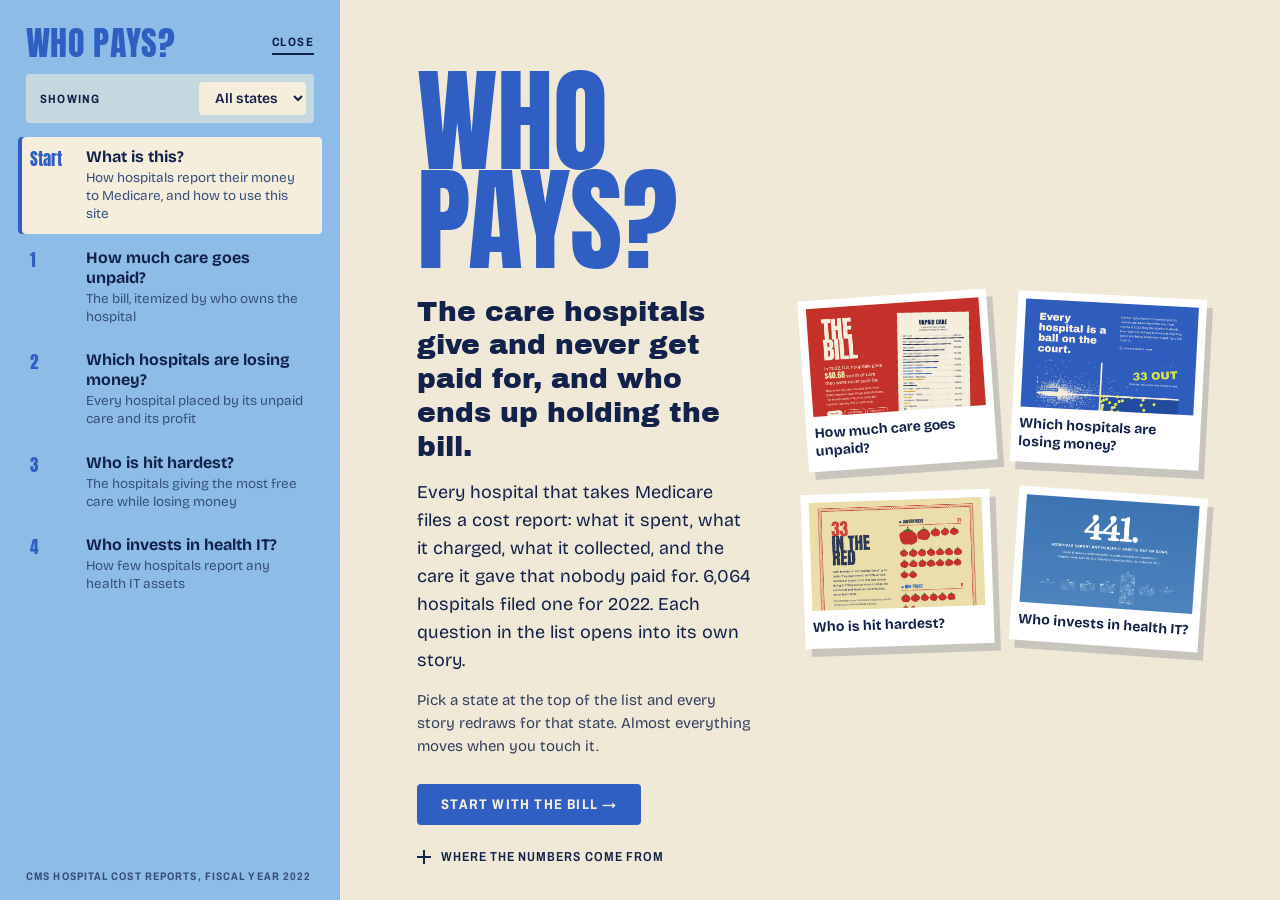
<file: docs/index.html>
<!DOCTYPE html>
<html lang="en">
<head>
  <meta charset="UTF-8">
  <meta name="viewport" content="width=device-width, initial-scale=1.0">
  <title>Who Pays? Hospital Cost Explorer</title>
  <link rel="stylesheet" href="static/css/story.css">
</head>
<body>

  <!-- Filters used by the hand-drawn and stamped looks -->
  <svg width="0" height="0" style="position:absolute" aria-hidden="true">
    <filter id="rough"><feTurbulence type="fractalNoise" baseFrequency="0.035" numOctaves="2" seed="3" result="t"/>
      <feDisplacementMap in="SourceGraphic" in2="t" scale="5"/></filter>
    <filter id="worn"><feTurbulence type="fractalNoise" baseFrequency="0.75" numOctaves="2" seed="8" result="n"/>
      <feColorMatrix in="n" type="matrix" values="0 0 0 0 0  0 0 0 0 0  0 0 0 0 0  0 0 0 -3 2.55" result="m"/>
      <feComposite in="SourceGraphic" in2="m" operator="in" result="w"/>
      <feTurbulence type="fractalNoise" baseFrequency="0.03" numOctaves="2" seed="5" result="t"/>
      <feDisplacementMap in="w" in2="t" scale="4"/></filter>
  </svg>

  <!-- The question list: every story is one question -->
  <nav class="questions" id="questions" aria-label="Questions">
    <div class="q-top">
      <a class="brand" href="#start">Who pays?</a>
      <button class="q-toggle" id="q-toggle" aria-expanded="false" aria-controls="q-list">Questions</button>
      <button class="q-close" id="q-close" aria-expanded="true" aria-controls="questions" title="Close the question list"><span class="q-close-label">Close</span><b class="sr">Close the question list</b></button>
      <button class="rail-state" id="rail-state" title="Change the state">All</button>
    </div>
    <label class="showing">Showing
      <select id="state"><option value="">All states</option><option value="AK">AK</option><option value="AL">AL</option><option value="AR">AR</option><option value="AZ">AZ</option><option value="CA">CA</option><option value="CO">CO</option><option value="CT">CT</option><option value="DC">DC</option><option value="DE">DE</option><option value="FL">FL</option><option value="GA">GA</option><option value="GU">GU</option><option value="HI">HI</option><option value="IA">IA</option><option value="ID">ID</option><option value="IL">IL</option><option value="IN">IN</option><option value="KS">KS</option><option value="KY">KY</option><option value="LA">LA</option><option value="MA">MA</option><option value="MD">MD</option><option value="ME">ME</option><option value="MI">MI</option><option value="MN">MN</option><option value="MO">MO</option><option value="MP">MP</option><option value="MS">MS</option><option value="MT">MT</option><option value="NC">NC</option><option value="ND">ND</option><option value="NE">NE</option><option value="NH">NH</option><option value="NJ">NJ</option><option value="NM">NM</option><option value="NV">NV</option><option value="NY">NY</option><option value="OH">OH</option><option value="OK">OK</option><option value="OR">OR</option><option value="PA">PA</option><option value="PR">PR</option><option value="RI">RI</option><option value="SC">SC</option><option value="SD">SD</option><option value="TN">TN</option><option value="TX">TX</option><option value="UT">UT</option><option value="VA">VA</option><option value="VI">VI</option><option value="VT">VT</option><option value="WA">WA</option><option value="WI">WI</option><option value="WV">WV</option><option value="WY">WY</option></select>
    </label>
    <ol id="q-list">
      <li><a href="#start" data-tab="start" title="What is this?"><i>Start</i><b>What is this?</b><em>How hospitals report their money to Medicare, and how to use this site</em></a></li>
      <li><a href="#bill" data-tab="bill" title="How much care goes unpaid?"><i>1</i><b>How much care goes unpaid?</b><em>The bill, itemized by who owns the hospital</em></a></li>
      <li><a href="#court" data-tab="court" title="Which hospitals are losing money?"><i>2</i><b>Which hospitals are losing money?</b><em>Every hospital placed by its unpaid care and its profit</em></a></li>
      <li><a href="#red" data-tab="red" title="Who is hit hardest?"><i>3</i><b>Who is hit hardest?</b><em>The hospitals giving the most free care while losing money</em></a></li>
      <li><a href="#hit" data-tab="hit" title="Who invests in health IT?"><i>4</i><b>Who invests in health IT?</b><em>How few hospitals report any health IT assets</em></a></li>
    </ol>
    <p class="q-foot">CMS hospital cost reports, fiscal year 2022</p>
  </nav>

  <main class="pane" id="pane">

    <!-- Start -->
    <section class="ch start" id="tab-start" data-tab="start">
      <div class="ch-inner start-grid">
        <div>
          <h1 class="start-title tilt-in">Who<br>pays?</h1>
          <p class="start-lead">The care hospitals give and never get paid for, and who ends up holding the bill.</p>
          <p class="body">Every hospital that takes Medicare files a cost report: what it spent, what it charged, what it collected, and the care it gave that nobody paid for. <span id="s-n">6,064</span> hospitals filed one for 2022. Each question in the list opens into its own story.</p>
          <p class="body small">Pick a state at the top of the list and every story redraws for that state. Almost everything moves when you touch it.</p>
          <a class="go" href="#bill">Start with the bill &rarr;</a>
          <details class="how">
            <summary><i></i>Where the numbers come from</summary>
            <p>CMS <a href="https://data.cms.gov/provider-compliance/cost-report/hospital-provider-cost-report" target="_blank" rel="noopener">Hospital Provider Cost Report</a>, fiscal year 2022, public domain. Unpaid care is the cost of uncompensated care (charity care plus bad debt). The data and code are on <a href="https://github.com/capriceculkin/hospital-cost-explorer" target="_blank" rel="noopener">GitHub</a>. Made by Caprice Culkin, MS Health Informatics, Yale School of Public Health.</p>
          </details>
        </div>
        <div class="wall" id="wall">
          <a href="#bill" class="pin" style="--r:-4deg"><img src="static/img/bill.jpg" alt="The bill: a receipt of unpaid care"><span>How much care goes unpaid?</span></a>
          <a href="#court" class="pin" style="--r:3deg"><img src="static/img/court.jpg" alt="Hospitals as tennis balls on a court"><span>Which hospitals are losing money?</span></a>
          <a href="#red" class="pin" style="--r:-2deg"><img src="static/img/red.jpg" alt="Hospitals in the red as tomatoes"><span>Who is hit hardest?</span></a>
          <a href="#hit" class="pin" style="--r:4deg"><img src="static/img/hit.jpg" alt="441 hospitals report health IT assets"><span>Who invests in health IT?</span></a>
        </div>
      </div>
    </section>

    <!-- 1: the bill -->
    <section class="ch bill" id="tab-bill" data-tab="bill" hidden>
      <div class="ch-inner bill-grid">
        <div class="bill-left">
          <h1 class="giant tilt-in">The<br>Bill</h1>
          <p class="lead">In 2022, <span class="where">U.S. hospitals</span> gave <b class="count" id="b-total">$0</b> worth of care they were never paid for.</p>
          <p class="body">That is charity care plus bad debt, from <span id="b-n">6,064</span> hospitals' own filings with Medicare. The receipt splits it by who owns the hospital. Tap any line to open it up.</p>
          <div class="pills" role="group" aria-label="How to measure">
            <button data-mode="beds" class="on">Per bed</button>
            <button data-mode="revenue">% of revenue</button>
            <button data-mode="none">Per hospital</button>
          </div>
          <details class="how">
            <summary><i></i>How this is counted</summary>
            <p>Each line is the average hospital of that ownership type. Per bed divides each hospital's unpaid care by its beds; % of revenue divides it by patient revenue. Hospitals that left unpaid care blank count as zero, the same as the cost report total.</p>
          </details>
        </div>
        <div class="receipt-stage" id="receipt-stage">
          <div class="receipt-card" id="receipt-card">
            <div class="receipt face front">
              <p class="r-title">Unpaid care</p>
              <p class="r-sub" id="r-sub"></p>
              <ol id="r-lines"></ol>
              <div class="r-legend"><span><i class="gov"></i>Government</span><span><i class="np"></i>Non-profit</span><span><i class="fp"></i>For-profit</span></div>
              <div class="r-total"><span>Total</span><span id="r-total"></span></div>
              <p class="r-sub">No change given</p>
              <div class="r-code" aria-hidden="true"></div>
            </div>
            <div class="receipt face back" aria-hidden="true">
              <p class="r-title">Who's on the bill</p>
              <p class="r-sub">hospitals by owner</p>
              <div id="r-back"></div>
              <p class="r-sub" style="margin-top:18px">Thank you for your care</p>
            </div>
          </div>
          <button class="flip-btn" id="flip-btn" aria-pressed="false">Flip the receipt <span>&#8635;</span></button>
        </div>
      </div>
      <a class="handoff" href="#court">Next: which hospitals are losing money? &rarr;</a>
    </section>

    <!-- 2: out of bounds -->
    <section class="ch court" id="tab-court" data-tab="court" hidden>
      <div class="ch-inner">
        <div class="court-head">
          <h2 class="title tilt-in">Every hospital is a ball on the court.</h2>
          <div>
            <p class="body">Further right, more of its revenue goes to unpaid care. Below the white line, it lost money in 2022. Drag the sideline to decide how much unpaid care is too much. Anything past it and below break-even is <b>out</b>. Tap a ball to pin it.</p>
            <details class="how">
              <summary><i></i>How the court is drawn</summary>
              <p>Left to right is unpaid care as a share of patient revenue, on a square-root scale so the long tail fits. Up and down is net margin, kept between -60% and +40%; a few hospitals with bigger losses sit on the bottom edge. Only hospitals that report unpaid care, revenue and net income are on the court.</p>
            </details>
          </div>
        </div>
        <div class="court-box">
          <svg id="court" role="img" aria-label="Scatter of hospitals by unpaid care and margin"></svg>
          <div class="tip" id="court-tip" hidden></div>
        </div>
        <div class="court-foot">
          <label class="slider">Sideline at <b id="thr-label">10%</b> of revenue
            <input type="range" id="thr" min="5" max="25" step="1" value="10">
          </label>
          <p class="readout"><b id="out-n">0</b> hospitals out of bounds, of <span id="court-n">0</span> on the court</p>
        </div>
      </div>
      <a class="handoff" href="#red">Next: who is hit hardest? &rarr;</a>
    </section>

    <!-- 3: in the red -->
    <section class="ch red" id="tab-red" data-tab="red" hidden>
      <div class="frame">
        <div class="ch-inner red-grid">
          <div class="red-left">
            <h2 class="stamp tilt-in"><span id="red-n">33</span><br>in the<br>red</h2>
            <p class="body">Each tomato is one hospital, sized by its beds. They give more than <b class="thr-echo">10%</b> of their revenue in unpaid care and lost money doing it. If they cut services or close, the uninsured and Medicaid patients they serve feel it first.</p>
            <p class="body small">Tap a tomato to see the hospital. Move the sideline on the court and this basket changes.</p>
          </div>
          <div class="red-right">
            <div class="baskets" id="baskets"></div>
            <div class="card-stage"><div class="card" id="red-card" hidden></div></div>
          </div>
        </div>
      </div>
      <a class="handoff" href="#hit">Next: who invests in health IT? &rarr;</a>
    </section>

    <!-- 4: 441 -->
    <section class="ch sky" id="tab-hit" data-tab="hit" hidden>
      <div class="ch-inner sky-inner">
        <p class="huge tilt-in" id="hit-n">441.</p>
        <p class="sky-sub">hospitals report any health IT assets, out of <span id="hit-of">6,064</span>.</p>
        <p class="body center">Health IT assets are the electronic records, networks and hardware a hospital owns. Each dot is a hospital, grouped by state. Tap a state to flip it.</p>
        <div class="states" id="states"></div>
        <div class="state-card" id="state-card"></div>
        <details class="how center-how" id="state-list">
          <summary><i></i><span id="state-list-label">See the hospitals that report it</span></summary>
          <ol id="state-hospitals"></ol>
        </details>
      </div>
      <a class="handoff" href="#start">Back to the start &rarr;</a>
    </section>
  </main>

  <script src="static/data/hospitals.js"></script>
  <script src="static/js/story.js"></script>
</body>
</html>
</file>
<file: docs/static/css/story.css>
/* story.css
   Four poster chapters and a close, all from one palette:
   tomato red, cobalt, butter, sky and ink navy, with cream paper and a
   tennis-ball yellow for anything you can touch. Anton for headlines,
   Archivo (semi-condensed) for labels and numbers, Bricolage for reading text, Fraunces for the 441. */

@font-face { font-family: "Anton"; src: url("../fonts/Anton-Regular.ttf"); font-display: swap; }
@font-face { font-family: "Archivo Black"; src: url("../fonts/ArchivoBlack-Regular.ttf"); font-display: swap; }
@font-face { font-family: "Archivo"; src: url("../fonts/Archivo.ttf"); font-weight: 100 900; font-stretch: 62% 125%; font-display: swap; }
@font-face { font-family: "Bricolage"; src: url("../fonts/BricolageGrotesque.ttf"); font-weight: 200 800; font-display: swap; }
@font-face { font-family: "Fraunces"; src: url("../fonts/Fraunces.ttf"); font-weight: 100 900; font-display: swap; }

:root {
  --red: #C8322A;
  --red-deep: #A82720;
  --cobalt: #2F5FC2;
  --cobalt-deep: #244C9E;
  --butter: #EFE3AE;
  --sky: #5A93CB;
  --navy: #13224A;
  --paper: #F5EEDC;
  --ball: #D8E24C;
  --leaf: #3E6B3A;
  /* ownership, the same everywhere */
  --gov: #13224A;
  --np: #2F5FC2;
  --fp: #D99A1E;
  --mono: "Archivo", "Archivo Black", system-ui, sans-serif;
  --display: "Anton", Impact, sans-serif;
  --text: "Bricolage", system-ui, sans-serif;
}

* { box-sizing: border-box; margin: 0; padding: 0; }
html { scroll-behavior: smooth; }
body { font-family: var(--text); background: var(--navy); color: var(--paper); -webkit-font-smoothing: antialiased; }
button, select, input { font: inherit; color: inherit; }
a { color: inherit; }
:focus-visible { outline: 3px solid var(--ball); outline-offset: 3px; }


/* Chapters ---- */

.ch { position: relative; min-height: 100vh; padding: 72px 6vw 130px; overflow: hidden; isolation: isolate; display: flex; flex-direction: column; }
.ch::after { content: ""; position: absolute; inset: 0; z-index: -1; pointer-events: none; opacity: .16; mix-blend-mode: multiply;
  background: url("data:image/svg+xml,%3Csvg xmlns='http://www.w3.org/2000/svg' width='300' height='300'%3E%3Cfilter id='n'%3E%3CfeTurbulence type='fractalNoise' baseFrequency='.85' numOctaves='3' stitchTiles='stitch'/%3E%3C/filter%3E%3Crect width='300' height='300' filter='url(%23n)'/%3E%3C/svg%3E"); }
.ch-inner { max-width: 1320px; width: 100%; margin: 0 auto; position: relative; flex: 1; }
.kicker { font: 600 13px/1.5 var(--mono); font-variation-settings: "wdth" 82; font-variant-numeric: tabular-nums; letter-spacing: .16em; text-transform: uppercase; opacity: .9; margin-bottom: 22px; }
.body { font-size: 18px; line-height: 1.55; max-width: 540px; }
.body.small { font-size: 15px; opacity: .85; margin-top: 14px; }
.body.center { margin: 0 auto; text-align: center; max-width: 640px; }
.title { font: 400 clamp(34px, 4.4vw, 64px)/1.02 "Archivo Black", var(--display); letter-spacing: -.01em; }

/* headlines swing into place when their chapter scrolls in */
.tilt-in { transition: transform .9s cubic-bezier(.2, .9, .25, 1.2), opacity .6s; transform-origin: left bottom; }
.tilt-in:not(.in) { transform: rotate(-7deg) translateY(30px); opacity: 0; }

/* the hand-off to the next chapter sits in the flow, never on top of content */
.handoff { align-self: center; margin-top: 56px; font: 600 14px/1.4 var(--mono); font-variation-settings: "wdth" 82; font-variant-numeric: tabular-nums; letter-spacing: .06em; text-decoration: none; text-align: center;
  padding: 11px 20px; border: 1.5px solid currentColor; border-radius: 4px; transition: transform .25s, background .2s; }
.handoff:hover { transform: translateY(3px) rotate(-1.5deg); background: rgba(255,255,255,.12); }

/* expandable notes */
.how { margin-top: 24px; max-width: 540px; }
.how summary { list-style: none; cursor: pointer; display: inline-flex; align-items: center; gap: 10px; font: 600 13px var(--mono); font-variation-settings: "wdth" 82; font-variant-numeric: tabular-nums; letter-spacing: .08em; text-transform: uppercase; }
.how summary::-webkit-details-marker { display: none; }
.how summary i { width: 14px; height: 14px; position: relative; transition: transform .35s; flex: none; }
.how summary i::before, .how summary i::after { content: ""; position: absolute; left: 50%; top: 50%; width: 14px; height: 2px; background: currentColor; transform: translate(-50%, -50%); }
.how summary i::after { transform: translate(-50%, -50%) rotate(90deg); }
.how[open] summary i { transform: rotate(180deg); }
.how[open] summary i::after { opacity: 0; }
.how p, .how ol { margin-top: 12px; font-size: 15px; line-height: 1.55; opacity: .9; animation: drop .35s ease-out; }
@keyframes drop { from { opacity: 0; transform: translateY(-8px); } }


/* Chapter 1: the bill ---- */

.bill { background: var(--red); }
.bill-grid { display: grid; grid-template-columns: minmax(0, 1fr) minmax(320px, 440px); gap: 5vw; align-items: start; }
.giant { font: 400 clamp(96px, 14cqi, 260px)/.84 var(--display); text-transform: uppercase; letter-spacing: -.02em; margin: 0 0 34px; color: var(--paper); }
.lead { font-size: clamp(22px, 2vw, 30px); line-height: 1.3; max-width: 560px; margin-bottom: 14px; }
.lead b { font: 400 1.6em/1 var(--display); color: var(--butter); letter-spacing: .01em; white-space: nowrap; }
.pills { display: flex; gap: 10px; flex-wrap: wrap; margin-top: 26px; }
.pills button { border: 2px solid var(--paper); background: transparent; border-radius: 4px; padding: 9px 18px; font: 600 13px var(--mono); font-variation-settings: "wdth" 82; font-variant-numeric: tabular-nums; letter-spacing: .06em; text-transform: uppercase; cursor: pointer; transition: background .2s, color .2s, transform .2s; }
.pills button:hover { transform: rotate(-3deg); }
.pills button.on { background: var(--paper); color: var(--red); }

/* the receipt tilts toward the pointer and flips over */
.receipt-stage { perspective: 1200px; display: flex; flex-direction: column; align-items: center; gap: 22px; }
.receipt-card { position: relative; width: 100%; transform-style: preserve-3d; transition: transform .8s cubic-bezier(.3, .8, .3, 1); transform: rotate(3deg) rotateX(var(--rx, 0deg)) rotateY(calc(var(--ry, 0deg) + var(--flip, 0deg))); }
.receipt-card.flipped { --flip: 180deg; }
.face { backface-visibility: hidden; -webkit-backface-visibility: hidden; }
.back { position: absolute; inset: 0; transform: rotateY(180deg); }
.receipt { background: var(--paper); color: var(--navy); padding: 44px 28px 34px; font: 13px/1.35 var(--mono); font-variation-settings: "wdth" 82; font-variant-numeric: tabular-nums; box-shadow: 16px 22px 0 rgba(19,34,74,.28);
  -webkit-mask: linear-gradient(#000 0 0) top/100% calc(100% - 12px) no-repeat, conic-gradient(from 135deg at top, #0000, #000 1deg 89deg, #0000 90deg) bottom/16px 12px repeat-x;
          mask: linear-gradient(#000 0 0) top/100% calc(100% - 12px) no-repeat, conic-gradient(from 135deg at top, #0000, #000 1deg 89deg, #0000 90deg) bottom/16px 12px repeat-x; }
.r-title { font: 400 34px/1 var(--display); text-align: center; text-transform: uppercase; letter-spacing: .03em; }
.r-sub { text-align: center; text-transform: uppercase; margin: 6px 0 14px; font-size: 12px; letter-spacing: .06em; }
#r-lines { list-style: none; }
#r-lines li { opacity: 0; transform: translateY(-6px); animation: print .35s forwards; }
#r-lines button.line { width: 100%; text-align: left; background: none; border: 0; padding: 6px 4px 4px; cursor: pointer; border-radius: 4px; color: var(--navy); }
#r-lines button.line:hover, #r-lines li.open button.line { background: #EADFC6; }
.line .row { display: flex; gap: 6px; align-items: baseline; text-transform: uppercase; font: 13px/1.3 var(--mono); font-variation-settings: "wdth" 82; font-variant-numeric: tabular-nums; }
.line .row span { min-width: 0; }
.line .row i { flex: 1; border-bottom: 2px dotted #9aa0ae; transform: translateY(-3px); min-width: 12px; }
.line .row b { font-weight: 500; white-space: nowrap; }
.line .row em { font-style: normal; width: 14px; text-align: center; transition: transform .3s; flex: none; }
#r-lines li.open .row em { transform: rotate(90deg); }
.line .bar { height: 5px; margin-top: 4px; transform-origin: left; animation: grow .6s ease-out backwards; }
.gov .bar, i.gov { background: var(--gov); } .np .bar, i.np { background: var(--np); } .fp .bar, i.fp { background: var(--fp); }
.more { padding: 6px 8px 10px 12px; border-left: 3px solid #d6cbb2; margin: 4px 0 6px 4px; font-size: 12px; animation: drop .3s ease-out; }
.more p + p { margin-top: 3px; }
@keyframes print { to { opacity: 1; transform: none; } }
@keyframes grow { from { transform: scaleX(0); } }
.r-legend { display: flex; justify-content: center; gap: 14px; flex-wrap: wrap; margin-top: 14px; font-size: 11px; text-transform: uppercase; }
.r-legend i { display: inline-block; width: 12px; height: 6px; margin-right: 5px; vertical-align: middle; }
.r-total { border-top: 2px dashed var(--navy); margin-top: 14px; padding-top: 12px; display: flex; justify-content: space-between; font: 400 28px var(--display); }
.r-code { height: 50px; margin: 14px auto 0; width: 70%; background: repeating-linear-gradient(90deg, var(--navy) 0 2px, transparent 2px 4px, var(--navy) 4px 5px, transparent 5px 8px, var(--navy) 8px 11px, transparent 11px 12px); }
#r-back .grp { margin-top: 16px; }
#r-back .grp h4 { font: 400 22px var(--display); text-transform: uppercase; display: flex; justify-content: space-between; border-bottom: 2px solid currentColor; padding-bottom: 4px; }
#r-back .grp p { margin-top: 6px; }
.flip-btn { background: var(--paper); color: var(--red); border: 0; border-radius: 4px; padding: 10px 20px; font: 600 13px var(--mono); font-variation-settings: "wdth" 82; font-variant-numeric: tabular-nums; letter-spacing: .08em; text-transform: uppercase; cursor: pointer; box-shadow: 4px 4px 0 var(--navy); }
.flip-btn span { display: inline-block; transition: transform .6s; }
.flip-btn:hover span, .flip-btn[aria-pressed="true"] span { transform: rotate(-360deg); }


/* Chapter 2: the court ---- */

.court { background: var(--cobalt); color: var(--paper); }
.court-head { display: grid; grid-template-columns: minmax(0, 1.1fr) minmax(0, 1fr); gap: 5vw; align-items: start; margin-bottom: 30px; }
.court-box { position: relative; }
#court { width: 100%; height: min(58vh, 600px); min-height: 360px; display: block; overflow: visible; }
#court .dot { fill: var(--paper); opacity: .45; }
#court .ball { cursor: pointer; }
#court .ball .spin { transition: transform .5s; transform-box: fill-box; transform-origin: center; }
#court .ball:hover .spin, #court .ball.pinned .spin { transform: rotate(200deg) scale(1.3); }
#court .lbl { font: 600 13px var(--mono); font-variation-settings: "wdth" 82; font-variant-numeric: tabular-nums; fill: var(--paper); letter-spacing: .1em; }
#court .lbl-bg { fill: var(--cobalt); }
#court .out-word { font-family: "Archivo Black", var(--display); fill: var(--ball); }
#court .handle { cursor: ew-resize; }
.tip { position: absolute; z-index: 5; background: var(--paper); color: var(--navy); border-radius: 10px; padding: 12px 14px; font: 13px/1.45 var(--mono); font-variation-settings: "wdth" 82; font-variant-numeric: tabular-nums; width: 280px; box-shadow: 6px 6px 0 var(--navy); transform-origin: left top; animation: tipin .25s ease-out; }
@keyframes tipin { from { transform: rotate(-6deg) scale(.9); opacity: 0; } }
.tip b { display: block; font: 400 17px/1.15 "Archivo Black", sans-serif; margin-bottom: 4px; }
.tip .chip { display: inline-block; border-radius: 4px; padding: 1px 8px; color: #fff; font-size: 11px; margin-bottom: 4px; }
.tip button { margin-top: 8px; border: 0; background: var(--red); color: var(--paper); border-radius: 4px; padding: 5px 12px; font: 600 12px var(--mono); font-variation-settings: "wdth" 82; font-variant-numeric: tabular-nums; cursor: pointer; }
.court-foot { display: flex; justify-content: space-between; align-items: center; gap: 18px 24px; flex-wrap: wrap; margin-top: 22px; }
.slider { display: flex; align-items: center; gap: 14px; font: 600 14px var(--mono); font-variation-settings: "wdth" 82; font-variant-numeric: tabular-nums; letter-spacing: .06em; text-transform: uppercase; flex-wrap: wrap; }
.slider b { color: var(--ball); min-width: 42px; }
.slider input { width: 260px; accent-color: var(--ball); }
.readout { font: 600 15px var(--mono); font-variation-settings: "wdth" 82; font-variant-numeric: tabular-nums; }
.readout b { font: 400 34px var(--display); color: var(--ball); vertical-align: -4px; margin-right: 4px; }


/* Chapter 3: in the red ---- */

.red { background: var(--butter); color: var(--navy); padding: 40px 4vw 130px; }
.frame { position: relative; padding: 64px 4vw 70px; border: 3px solid var(--red); outline: 3px solid var(--red); outline-offset: 14px; margin: 14px; }
.frame::before { content: ""; position: absolute; inset: -14px; pointer-events: none; border: 11px solid transparent; filter: url(#rough);
  border-image: repeating-linear-gradient(45deg, var(--red) 0 2px, transparent 2px 9px) 11; }
.red-grid { display: grid; grid-template-columns: minmax(240px, 360px) minmax(0, 1fr); gap: 4vw; align-items: start; }
.red .kicker { color: var(--red); }
.stamp { font: 400 clamp(76px, 10cqi, 160px)/.84 var(--display); text-transform: uppercase; color: var(--navy); filter: url(#worn); margin-bottom: 26px; letter-spacing: -.01em; }
.stamp span { color: var(--red); }
.baskets { display: grid; grid-template-columns: repeat(auto-fit, minmax(240px, 1fr)); gap: 24px 2vw; }
.basket h3 { font: 400 26px/1 var(--display); text-transform: uppercase; filter: url(#worn); border-bottom: 3px solid var(--red); padding-bottom: 8px; margin-bottom: 12px; display: flex; justify-content: space-between; gap: 8px; }
.basket h3 span { color: var(--red); }
.basket h3 i { display: none; }
.basket svg { width: 100%; display: block; overflow: visible; }
.tomato { cursor: pointer; transition: transform .25s cubic-bezier(.3, 1.5, .5, 1); transform-box: fill-box; transform-origin: 50% 80%; }
.tomato:hover { transform: rotate(-12deg) scale(1.12); }
.tomato.picked { transform: rotate(8deg) scale(1.2); }
.tomato.picked .skin { stroke: var(--navy); stroke-width: 2.5; }
.empty-red { font: 400 26px/1.2 var(--display); color: var(--red); grid-column: 1 / -1; padding-top: 40px; }
.card-stage { perspective: 900px; margin-top: 34px; }
.card { max-width: 660px; background: var(--paper); border: 2.5px solid var(--red); border-radius: 4px; padding: 16px 18px; color: var(--navy); box-shadow: 6px 6px 0 var(--red); }
.card.flip { animation: cardflip .6s cubic-bezier(.3, .8, .3, 1); }
@keyframes cardflip { from { transform: rotateX(-95deg); opacity: .2; } }
.card h4 { font: 400 22px/1.15 "Archivo Black", sans-serif; margin-bottom: 6px; }
.card p { font: 13px/1.5 var(--mono); font-variation-settings: "wdth" 82; font-variant-numeric: tabular-nums; }
.card dl { display: grid; grid-template-columns: repeat(auto-fit, minmax(118px, 1fr)); gap: 10px 16px; margin-top: 12px; }
.card dt { font: 600 11px var(--mono); font-variation-settings: "wdth" 82; font-variant-numeric: tabular-nums; text-transform: uppercase; letter-spacing: .08em; color: #6c6a78; }
.card dd { font: 400 26px/1 var(--display); color: var(--red); }


/* Chapter 4: sky ---- */

.sky { background: linear-gradient(180deg, #3D76B6 0%, var(--sky) 55%, #8CB7DE 100%); color: #fff; }
.sky-inner { text-align: center; }
.huge { font: 600 clamp(110px, 20cqi, 240px)/.95 "Fraunces", Georgia, serif; font-variation-settings: "SOFT" 100, "WONK" 1, "opsz" 144; letter-spacing: -.04em; transform-origin: center bottom; }
.sky-sub { font: 700 clamp(17px, 1.6vw, 24px)/1.3 var(--text); letter-spacing: .06em; text-transform: uppercase; margin: 8px 0 14px; }
.states { display: flex; flex-wrap: wrap; justify-content: center; gap: 14px 12px; margin: 40px auto 0; max-width: 1240px; }
.st { perspective: 600px; cursor: pointer; background: none; border: 0; color: #fff; }
.st .inner { position: relative; display: grid; transform-style: preserve-3d; transition: transform .6s cubic-bezier(.3, .8, .3, 1); padding: 6px; border-radius: 8px; }
.st.flipped .inner { transform: rotateY(180deg); }
.st .side { grid-area: 1 / 1; backface-visibility: hidden; -webkit-backface-visibility: hidden; border-radius: 8px; }
.st .side.b { transform: rotateY(180deg); background: var(--paper); color: var(--navy); display: flex; flex-direction: column; justify-content: center; padding: 4px; font: 600 11px/1.35 var(--mono); font-variation-settings: "wdth" 82; font-variant-numeric: tabular-nums; }
.st .side.b b { font: 600 24px/1 "Fraunces", serif; color: var(--cobalt); }
.st:hover .side.f { background: rgba(255,255,255,.16); }
.st span.code { display: block; font: 600 11px var(--mono); font-variation-settings: "wdth" 82; font-variant-numeric: tabular-nums; letter-spacing: .08em; margin-bottom: 4px; }
.st svg { display: block; margin: 0 auto; }
.st circle { fill: #A9CBEA; opacity: .7; }
.st circle.lit { fill: #fff; opacity: 1; }
.states.focus .st:not(.flipped) { opacity: .45; }
.state-card { min-height: 64px; margin-top: 30px; font: 600 16px/1.5 var(--mono); font-variation-settings: "wdth" 82; font-variant-numeric: tabular-nums; }
.state-card b { font: 600 34px "Fraunces", serif; font-variation-settings: "SOFT" 100; }
.center-how { margin: 6px auto 0; text-align: left; max-width: 720px; }
.center-how summary { display: flex; justify-content: center; }
#state-hospitals { display: grid; grid-template-columns: repeat(2, minmax(0, 1fr)); gap: 2px 32px; font: 13px/1.6 var(--mono); font-variation-settings: "wdth" 82; font-variant-numeric: tabular-nums; padding-left: 18px; max-height: 320px; overflow-y: auto; }
#state-hospitals li { min-width: 0; overflow-wrap: anywhere; }


/* Close ---- */

.close { background: var(--navy); }
.small-giant { font-size: clamp(84px, 11vw, 170px); margin-bottom: 60px; transform-origin: left bottom; }
.recap { display: grid; grid-template-columns: repeat(3, minmax(0, 1fr)); gap: 18px; }
.flipper { perspective: 900px; border: 0; background: none; cursor: pointer; text-align: left; display: grid; color: var(--paper); }
.flipper .f { grid-area: 1 / 1; backface-visibility: hidden; -webkit-backface-visibility: hidden; transition: transform .7s cubic-bezier(.3, .8, .3, 1); border-radius: 14px; padding: 24px 24px 22px; display: flex; flex-direction: column; justify-content: center; min-height: 150px; }
.flipper .front { background: var(--cobalt); }
.flipper:nth-child(2) .front { background: var(--red); }
.flipper:nth-child(3) .front { background: var(--sky); }
.flipper .back { background: var(--paper); color: var(--navy); transform: rotateY(180deg); }
.flipper.flipped .front { transform: rotateY(-180deg); }
.flipper.flipped .back { transform: rotateY(0deg); }
.flipper b { display: block; font: 400 64px/1 var(--display); color: var(--butter); }
.flipper em { font-style: normal; font-size: 16px; line-height: 1.4; }
.notes { display: grid; grid-template-columns: repeat(3, minmax(0, 1fr)); gap: 4vw; margin-top: 54px; }
.notes h3 { font: 600 12px var(--mono); font-variation-settings: "wdth" 82; font-variant-numeric: tabular-nums; letter-spacing: .14em; text-transform: uppercase; margin-bottom: 10px; color: var(--butter); }
.notes p { font-size: 15px; line-height: 1.6; opacity: .9; }
.notes code { font: 13px var(--mono); font-variation-settings: "wdth" 82; font-variant-numeric: tabular-nums; }


/* App shell: question list on the left, one story at a time on the right ---- */

body { display: grid; grid-template-columns: 340px minmax(0, 1fr); height: 100vh; overflow: hidden; transition: grid-template-columns .35s cubic-bezier(.3, .8, .3, 1); }
.sr { position: absolute; width: 1px; height: 1px; overflow: hidden; clip: rect(0 0 0 0); }
.pane { height: 100vh; overflow-y: auto; overflow-x: hidden; position: relative; container-type: inline-size; }
.pane > .ch[hidden] { display: none; }

.questions { background: #8DBDE6; color: var(--navy); padding: 26px 18px 18px; display: flex; flex-direction: column; gap: 14px; overflow-y: auto; }
.q-top { display: flex; justify-content: space-between; align-items: center; padding: 0 8px; }
.brand { font: 400 34px/1 var(--display); text-transform: uppercase; text-decoration: none; color: var(--cobalt); letter-spacing: .01em; }
.q-toggle { display: none; border: 2px solid var(--navy); background: transparent; border-radius: 4px; padding: 7px 14px; font: 700 12px var(--mono); font-variation-settings: "wdth" 82; letter-spacing: .1em; text-transform: uppercase; cursor: pointer; }
.showing { display: flex; align-items: center; justify-content: space-between; gap: 10px; margin: 0 8px; padding: 8px 8px 8px 14px; background: rgba(245,238,220,.55); border-radius: 4px; font: 700 12px var(--mono); font-variation-settings: "wdth" 82; letter-spacing: .1em; text-transform: uppercase; }
.showing select { background: var(--paper); color: var(--navy); border: 0; border-radius: 4px; padding: 7px 12px; font: 600 14px var(--text); cursor: pointer; }
#q-list { list-style: none; display: flex; flex-direction: column; gap: 4px; }
#q-list a { display: grid; grid-template-columns: 46px minmax(0, 1fr); column-gap: 10px; padding: 10px 12px; border-radius: 4px; text-decoration: none; transition: background .2s, transform .25s cubic-bezier(.3, 1.4, .5, 1); }
#q-list a:hover { background: rgba(245,238,220,.45); transform: translateX(4px); }
#q-list a.on { background: var(--paper); box-shadow: inset 4px 0 0 var(--cobalt); }
#q-list i { grid-row: span 2; font: 400 24px/1.1 var(--display); font-style: normal; color: var(--cobalt); }
#q-list a:first-child i, #q-list li:first-child i { font-size: 17px; padding-top: 3px; }
#q-list b { font: 700 16px/1.25 var(--text); }
#q-list em { font-style: normal; font-size: 13.5px; line-height: 1.35; color: #36507E; margin-top: 2px; }
/* close button: an x that turns into an arrow when the list is closed */
.q-close { flex: none; border: 0; border-bottom: 2px solid var(--navy); background: none; color: var(--navy); cursor: pointer; padding: 4px 0; font: 700 12px var(--mono); font-variation-settings: "wdth" 82; letter-spacing: .12em; text-transform: uppercase; }
.q-close:hover { color: var(--cobalt); border-color: var(--cobalt); }

/* closed: a slim rail with just the numbers (wide screens only) */
.rail-state { display: none; }
@media (min-width: 981px) {
  body.nav-closed { grid-template-columns: 76px minmax(0, 1fr); }
  body.nav-closed .rail-state { display: block; width: 52px; padding: 6px 0; border: 0; border-radius: 4px; background: var(--paper); color: var(--navy); font: 700 12px var(--mono); font-variation-settings: "wdth" 82; letter-spacing: .06em; text-transform: uppercase; cursor: pointer; }
  body.nav-closed .questions { padding: 18px 10px; align-items: center; overflow: visible; }
  body.nav-closed .q-top { padding: 0; flex-direction: column; gap: 14px; }
  body.nav-closed .brand, body.nav-closed .showing, body.nav-closed #q-list b, body.nav-closed #q-list em, body.nav-closed .q-foot { display: none; }
  body.nav-closed #q-list { align-items: center; margin-top: 8px; }
  body.nav-closed #q-list a { grid-template-columns: 1fr; width: 56px; height: 46px; padding: 0; place-items: center; border-radius: 0; box-shadow: none; border-left: 4px solid transparent; background: none; }
  body.nav-closed #q-list a:hover { transform: none; border-left-color: rgba(47,95,194,.4); }
  body.nav-closed #q-list a.on { background: var(--paper); border-left-color: var(--cobalt); }
  body.nav-closed .q-close { writing-mode: vertical-rl; transform: rotate(180deg); border-bottom: 0; border-right: 2px solid var(--navy); padding: 0 4px; }
  body.nav-closed #q-list i { grid-row: auto; font-size: 22px; padding: 0; }
  body.nav-closed #q-list li:first-child i { font-size: 14px; }
}
.q-foot { margin-top: auto; padding: 0 8px; font: 700 11px var(--mono); font-variation-settings: "wdth" 82; letter-spacing: .1em; text-transform: uppercase; opacity: .7; }

/* Start tab */
.start { background: var(--paper); color: var(--navy); }
.start-grid { display: grid; grid-template-columns: minmax(0, 1fr) minmax(260px, 400px); gap: 4vw; align-items: center; }
.start-title { font: 400 clamp(84px, 12cqi, 190px)/.88 var(--display); text-transform: uppercase; color: var(--cobalt); }
.start-lead { font: 400 clamp(22px, 2.2vw, 32px)/1.2 "Archivo Black", sans-serif; max-width: 640px; margin: 24px 0 16px; }
.start .body { max-width: 600px; }
.go { display: inline-block; margin-top: 26px; background: var(--cobalt); color: var(--paper); text-decoration: none; padding: 13px 24px; border-radius: 4px; font: 700 14px var(--mono); font-variation-settings: "wdth" 82; letter-spacing: .1em; text-transform: uppercase; transition: transform .25s; }
.go:hover { transform: rotate(-2deg) translateY(-2px); }
.start .how a { color: var(--cobalt); }
.wall { display: grid; grid-template-columns: 1fr 1fr; gap: 26px 22px; }
.pin { display: block; text-decoration: none; color: var(--navy); background: #fff; padding: 8px 8px 12px; box-shadow: 6px 8px 0 rgba(19,34,74,.18); transform: rotate(var(--r)); transition: transform .35s cubic-bezier(.3, 1.4, .5, 1), box-shadow .3s; }
.pin:hover { transform: rotate(0deg) scale(1.06); box-shadow: 10px 14px 0 rgba(19,34,74,.22); z-index: 2; position: relative; }
.pin img { display: block; width: 100%; aspect-ratio: 16 / 10; object-fit: cover; object-position: top left; }
.pin span { display: block; margin-top: 8px; font: 700 14px/1.25 var(--text); }


/* When the story pane is narrow (small laptop, tablet, phone) ---- */

@container (max-width: 860px) {
  .bill-grid, .court-head, .red-grid, .start-grid { grid-template-columns: minmax(0, 1fr); }
  .receipt-stage { max-width: 470px; width: 100%; margin: 0 auto; }
  .wall { max-width: 640px; }
  .red-grid { gap: 30px; }
}

/* Smaller screens ---- */

@media (max-width: 980px) {
  body { display: block; height: auto; overflow: visible; }
  .pane { height: auto; overflow: visible; }
  .questions { position: sticky; top: 0; z-index: 30; padding: 12px 14px; gap: 10px; box-shadow: 0 6px 18px rgba(19,34,74,.18); }
  .q-toggle { display: inline-block; }
  .q-close { display: none; }
  .brand { font-size: 28px; }
  #q-list, .q-foot { display: none; }
  body.menu-open #q-list { display: flex; max-height: 70vh; overflow-y: auto; }
  .showing { margin: 0; }
  .start-grid { grid-template-columns: 1fr; }
  .bill-grid, .court-head, .red-grid { grid-template-columns: 1fr; }
  .receipt-stage { max-width: 470px; width: 100%; margin: 0 auto; }
  .giant { margin-bottom: 30px; }
  .baskets { grid-template-columns: 1fr; }
  .recap, .notes { grid-template-columns: 1fr; }
  .card dl { grid-template-columns: repeat(2, minmax(0, 1fr)); }
  #state-hospitals { grid-template-columns: 1fr; }
}
@media (max-width: 560px) {
  .ch { padding: 48px 18px 120px; }
  .red { padding: 24px 10px 120px; }
  .frame { padding: 40px 16px 50px; margin: 10px; }
  .receipt { padding: 40px 18px 30px; }
  .slider input { width: 170px; }
  .wall { grid-template-columns: 1fr 1fr; gap: 16px; }
}
@media (prefers-reduced-motion: reduce) {
  html { scroll-behavior: auto; }
  *, *::before, *::after { animation: none !important; transition: none !important; }
  .tilt-in:not(.in) { transform: none; opacity: 1; }
  #r-lines li { opacity: 1; transform: none; }
}

/* state tiles keep room for their back side, even for tiny states */
.st .inner { min-width: 78px; min-height: 64px; }
.st .side.f { padding: 4px; }
</file>
